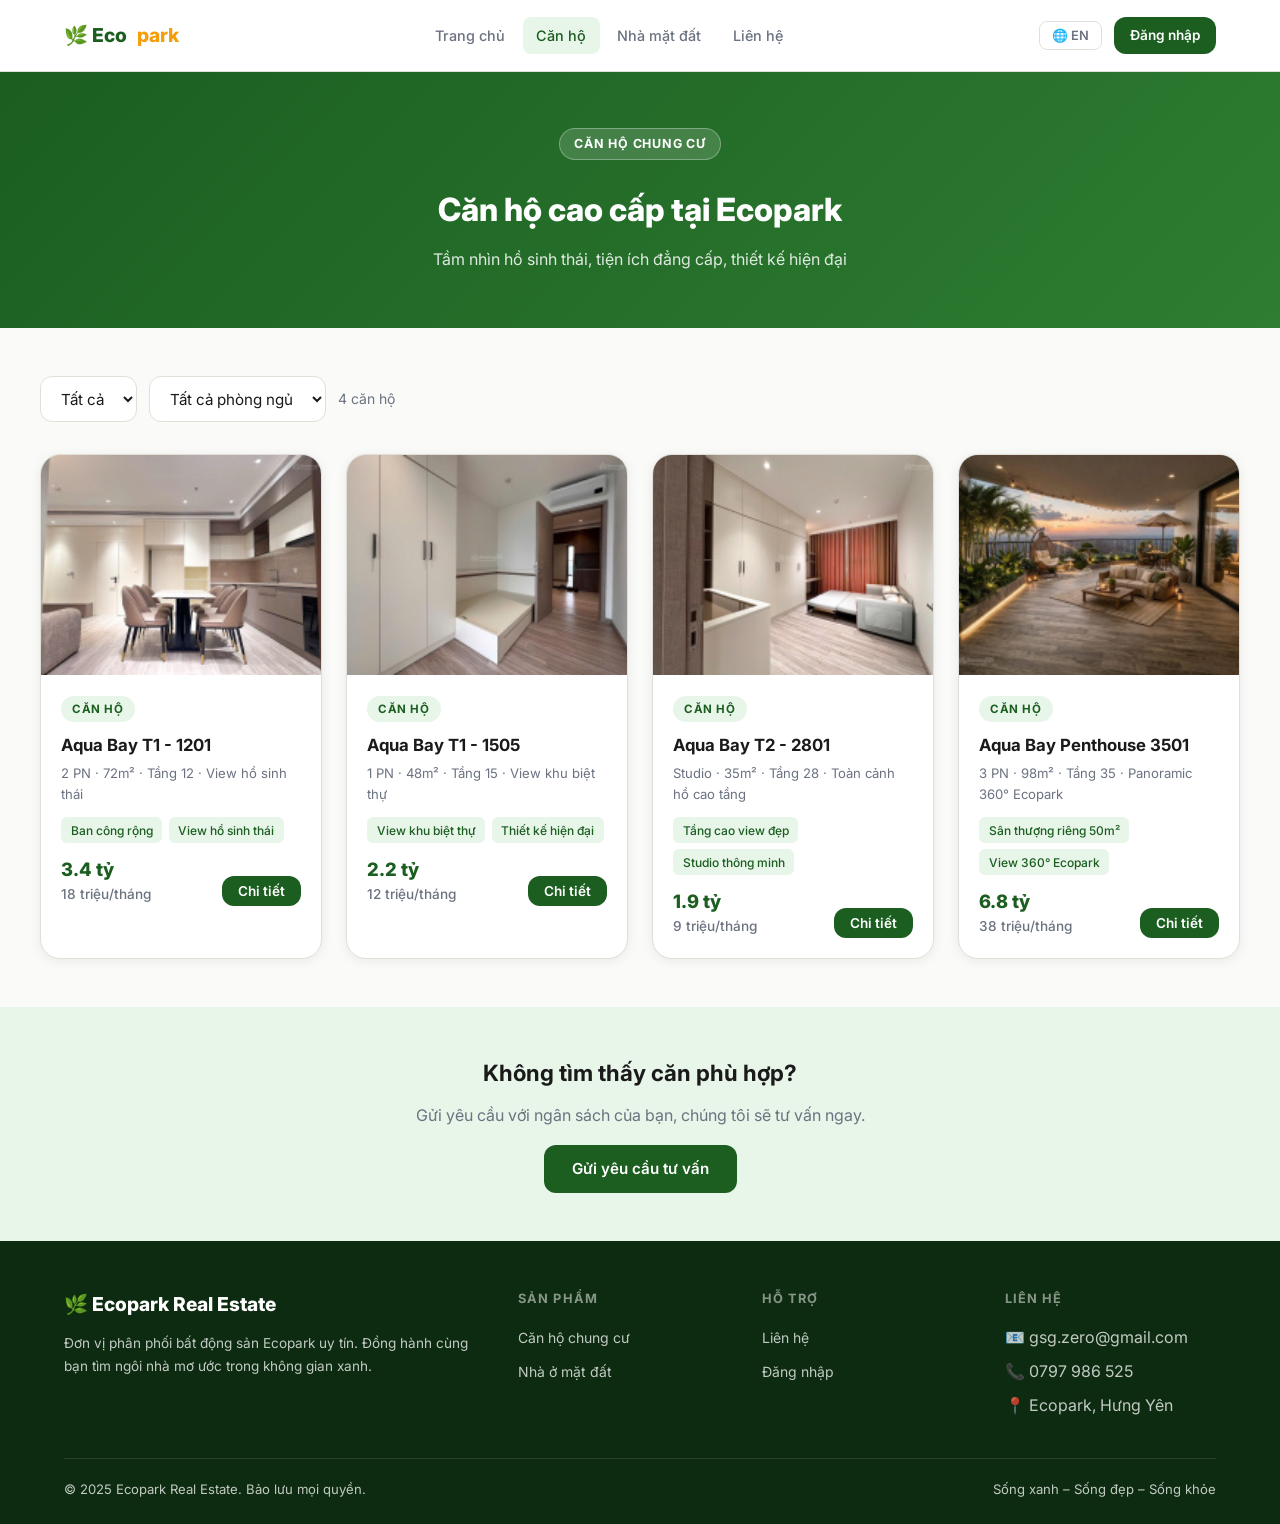
<file: can-ho.html>
<!DOCTYPE html>
<html lang="vi">
<head>
  <meta charset="UTF-8" />
  <meta name="viewport" content="width=device-width, initial-scale=1.0" />
  <title>Ecopark – Căn hộ chung cư</title>
  <link rel="preconnect" href="https://fonts.googleapis.com" />
  <link href="https://fonts.googleapis.com/css2?family=Inter:wght@400;500;600;700;800&display=swap" rel="stylesheet" />
  <link rel="stylesheet" href="/css/style.css" />
</head>
<body>
  <nav id="nav"></nav>
  <div class="page">
    <!-- PAGE HERO -->
    <div style="background:linear-gradient(135deg,#1B5E20,#2E7D32);padding:3.5rem 0;color:#fff;text-align:center">
      <div class="container">
        <div class="section-tag" style="background:rgba(255,255,255,.15);color:#fff;border:1px solid rgba(255,255,255,.3)" data-vi="Căn hộ chung cư" data-en="Apartments">Căn hộ chung cư</div>
        <h1 style="font-size:2rem;font-weight:800;margin:.75rem 0" data-vi="Căn hộ cao cấp tại Ecopark" data-en="Premium Apartments at Ecopark">Căn hộ cao cấp tại Ecopark</h1>
        <p style="opacity:.85" data-vi="Tầm nhìn hồ sinh thái, tiện ích đẳng cấp, thiết kế hiện đại" data-en="Eco-lake views, world-class amenities, modern design">Tầm nhìn hồ sinh thái, tiện ích đẳng cấp, thiết kế hiện đại</p>
      </div>
    </div>

    <div class="container section-sm">
      <!-- FILTER -->
      <div style="display:flex;gap:.75rem;flex-wrap:wrap;margin-bottom:2rem;align-items:center">
        <select class="form-control" style="width:auto" id="filter-type">
          <option value="all" data-vi="Tất cả" data-en="All">Tất cả</option>
          <option value="buy" data-vi="Mua" data-en="Buy">Mua</option>
          <option value="rent" data-vi="Thuê" data-en="Rent">Thuê</option>
        </select>
        <select class="form-control" style="width:auto" id="filter-bed">
          <option value="all" data-vi="Tất cả phòng ngủ" data-en="All bedrooms">Tất cả phòng ngủ</option>
          <option value="0" data-vi="Studio" data-en="Studio">Studio</option>
          <option value="1" data-vi="1 phòng ngủ" data-en="1 bedroom">1 phòng ngủ</option>
          <option value="2" data-vi="2 phòng ngủ" data-en="2 bedrooms">2 phòng ngủ</option>
          <option value="3" data-vi="3+ phòng ngủ" data-en="3+ bedrooms">3+ phòng ngủ</option>
        </select>
        <span id="result-count" class="text-muted text-sm"></span>
      </div>

      <div class="grid-4" id="apartments-grid"></div>
    </div>

    <!-- CTA -->
    <div style="background:var(--primary-pale);padding:3rem 0;text-align:center">
      <div class="container">
        <h2 style="font-size:1.4rem;font-weight:700;margin-bottom:.75rem" data-vi="Không tìm thấy căn phù hợp?" data-en="Can't find the right unit?">Không tìm thấy căn phù hợp?</h2>
        <p class="text-muted mb-2" data-vi="Gửi yêu cầu với ngân sách của bạn, chúng tôi sẽ tư vấn ngay." data-en="Send your budget requirements and we'll advise you right away.">Gửi yêu cầu với ngân sách của bạn, chúng tôi sẽ tư vấn ngay.</p>
        <a href="/request.html" class="btn-primary" data-vi="Gửi yêu cầu tư vấn" data-en="Send Inquiry">Gửi yêu cầu tư vấn</a>
      </div>
    </div>
  </div>

  <!-- MODAL -->
  <div id="modal-overlay" class="modal-overlay" style="display:none">
    <div class="modal-box">
      <div class="modal-header">
        <h3 id="modal-name" style="font-weight:700"></h3>
        <button class="modal-close" id="modal-close">✕</button>
      </div>
      <img id="modal-img" class="modal-img" alt="" />
      <div class="modal-body">
        <div id="modal-body-content"></div>
        <a href="/request.html" class="btn-primary" style="width:100%;text-align:center;margin-top:1.25rem;display:block" data-vi="📋 Gửi yêu cầu đặt cọc" data-en="📋 Send Deposit Request">📋 Gửi yêu cầu đặt cọc</a>
      </div>
    </div>
  </div>

  <footer id="footer"></footer>
  <script src="/js/supabase.min.js"></script>
  <script src="/js/config.js"></script>
  <script src="/js/page-can-ho.js"></script>
</body>
</html>
</file>
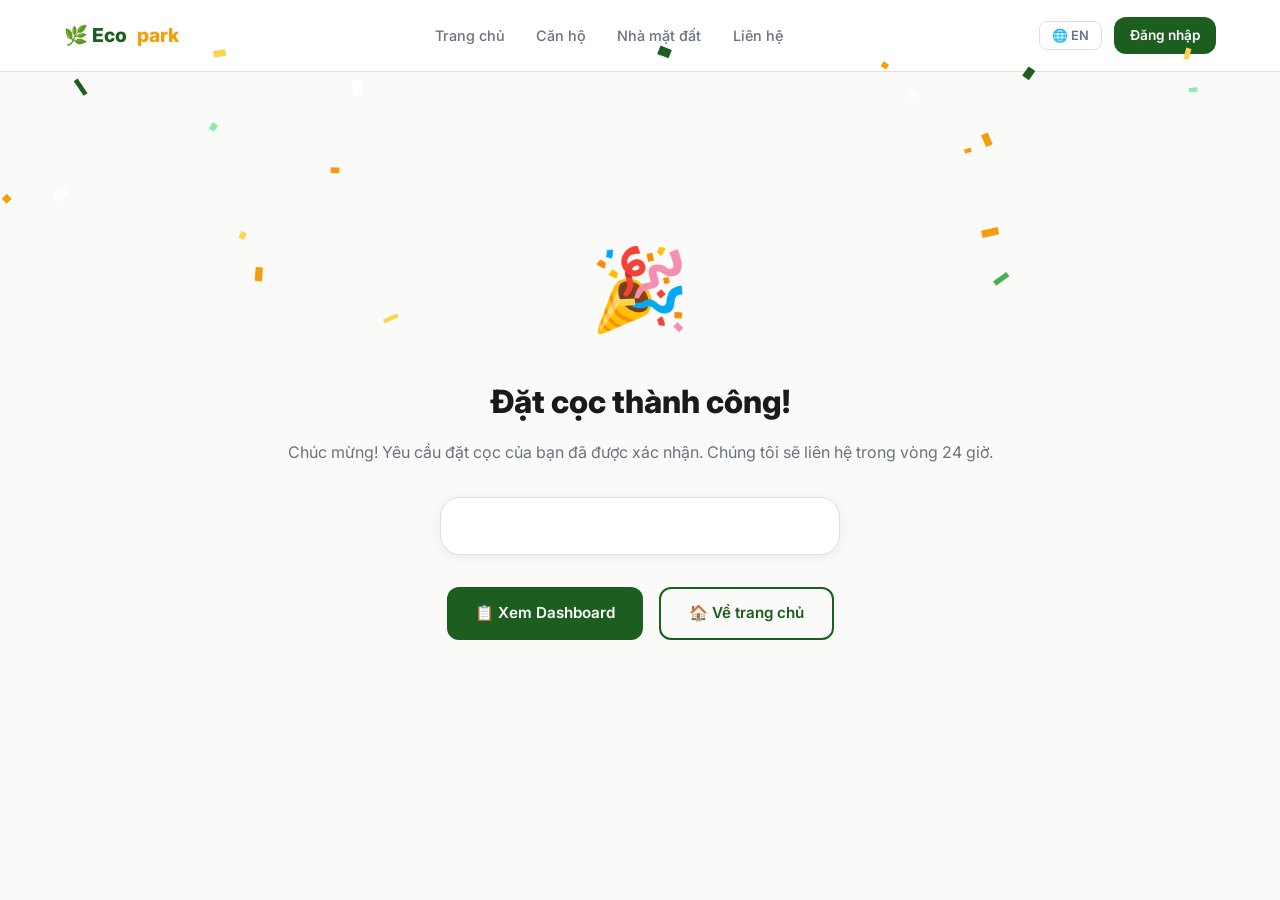
<file: success.html>
<!DOCTYPE html>
<html lang="vi">
<head>
  <meta charset="UTF-8" />
  <meta name="viewport" content="width=device-width, initial-scale=1.0" />
  <title>Ecopark – Thanh toán thành công!</title>
  <link rel="preconnect" href="https://fonts.googleapis.com" />
  <link href="https://fonts.googleapis.com/css2?family=Inter:wght@400;500;600;700;800&display=swap" rel="stylesheet" />
  <link rel="stylesheet" href="/css/style.css" />
</head>
<body>
  <canvas id="confetti"></canvas>
  <nav id="nav"></nav>
  <div class="page">
    <div class="success-page">
      <div>
        <div class="success-icon">🎉</div>
        <h1 style="font-size:2rem;font-weight:800;margin-bottom:.75rem" data-vi="Đặt cọc thành công!" data-en="Deposit Successful!">Đặt cọc thành công!</h1>
        <p class="text-muted mb-4" data-vi="Chúc mừng! Yêu cầu đặt cọc của bạn đã được xác nhận. Chúng tôi sẽ liên hệ trong vòng 24 giờ." data-en="Congratulations! Your deposit request has been confirmed. We will contact you within 24 hours.">Chúc mừng! Yêu cầu đặt cọc của bạn đã được xác nhận. Chúng tôi sẽ liên hệ trong vòng 24 giờ.</p>
        <div class="card" style="max-width:400px;margin:0 auto 2rem;text-align:left" id="receipt-box"></div>
        <div style="display:flex;gap:1rem;justify-content:center;flex-wrap:wrap">
          <a href="/dashboard.html" class="btn-primary" data-vi="📋 Xem Dashboard" data-en="📋 View Dashboard">📋 Xem Dashboard</a>
          <a href="/index.html" class="btn-outline" data-vi="🏠 Về trang chủ" data-en="🏠 Back to Home">🏠 Về trang chủ</a>
        </div>
      </div>
    </div>
  </div>
  <script src="/js/supabase.min.js"></script>
  <script src="/js/config.js"></script>
  <script src="/js/page-success.js"></script>
</body>
</html>
</file>
<file: css/style.css>
/* ===== ECOPARK – Global Styles ===== */
:root {
  --primary:       #1B5E20;
  --primary-light: #2E7D32;
  --primary-pale:  #E8F5E9;
  --accent:        #F59E0B;
  --accent-light:  #FEF3C7;
  --bg:            #FAFAF8;
  --card:          #FFFFFF;
  --border:        #E0E0D8;
  --text:          #1A1A1A;
  --muted:         #6B7280;
  --success:       #16A34A;
  --error:         #DC2626;
  --radius:        12px;
  --radius-lg:     20px;
  --shadow:        0 2px 12px rgba(0,0,0,.07);
  --shadow-lg:     0 8px 32px rgba(0,0,0,.12);
  --transition:    .2s ease;
}

*, *::before, *::after { box-sizing: border-box; margin: 0; padding: 0; }

html { scroll-behavior: smooth; }

body {
  font-family: 'Inter', sans-serif;
  background: var(--bg);
  color: var(--text);
  line-height: 1.6;
  min-height: 100vh;
  display: flex;
  flex-direction: column;
}

a { color: inherit; text-decoration: none; }
img { max-width: 100%; display: block; }
button { cursor: pointer; font-family: inherit; }

/* ===== LAYOUT ===== */
.container { max-width: 1200px; margin: 0 auto; padding: 0 1.5rem; }
.page { flex: 1; padding-top: 72px; }
.section { padding: 5rem 0; }
.section-sm { padding: 3rem 0; }
.mb-2 { margin-bottom: 1rem; }
.mb-4 { margin-bottom: 2rem; }
.mt-2 { margin-top: 1rem; }
.mt-4 { margin-top: 2rem; }
.text-center { text-align: center; }
.text-muted { color: var(--muted); }
.text-sm { font-size: .875rem; }
.flex { display: flex; }
.gap-2 { gap: 1rem; }
.grid-2 { display: grid; grid-template-columns: 1fr 1fr; gap: 1.25rem; }
.grid-3 { display: grid; grid-template-columns: repeat(3, 1fr); gap: 1.5rem; }
.grid-4 { display: grid; grid-template-columns: repeat(4, 1fr); gap: 1.5rem; }
@media(max-width: 900px) { .grid-3 { grid-template-columns: 1fr 1fr; } .grid-4 { grid-template-columns: 1fr 1fr; } }
@media(max-width: 600px) { .grid-2, .grid-3, .grid-4 { grid-template-columns: 1fr; } }

/* ===== NAV ===== */
nav {
  position: fixed; top: 0; left: 0; right: 0; z-index: 100;
  background: rgba(255,255,255,.96);
  backdrop-filter: blur(10px);
  border-bottom: 1px solid var(--border);
  height: 72px;
}
.nav-inner {
  max-width: 1200px; margin: 0 auto; padding: 0 1.5rem;
  height: 100%; display: flex; align-items: center; justify-content: space-between;
}
.nav-brand {
  display: flex; align-items: center; gap: .6rem;
  font-size: 1.2rem; font-weight: 800; color: var(--primary);
}
.nav-brand span { color: var(--accent); }
.nav-links { display: flex; align-items: center; gap: .25rem; }
.nav-links a {
  padding: .45rem .85rem; border-radius: 8px; font-size: .9rem; font-weight: 500;
  color: var(--muted); transition: var(--transition);
}
.nav-links a:hover, .nav-links a.active { color: var(--primary); background: var(--primary-pale); }
.nav-actions { display: flex; align-items: center; gap: .75rem; }
.nav-lang {
  display: flex; align-items: center; gap: .25rem; padding: .35rem .75rem;
  border: 1.5px solid var(--border); border-radius: 8px;
  font-size: .8rem; font-weight: 600; cursor: pointer; background: none;
  color: var(--muted); transition: var(--transition);
}
.nav-lang:hover { border-color: var(--primary); color: var(--primary); }
.nav-currency {
  display: flex; align-items: center; gap: .25rem; padding: .35rem .75rem;
  border: 1.5px solid var(--accent); border-radius: 8px;
  font-size: .8rem; font-weight: 600; cursor: pointer; background: var(--accent-light);
  color: var(--accent); transition: var(--transition);
}
.nav-menu-btn { display: none; background: none; border: none; font-size: 1.5rem; color: var(--text); }
@media(max-width: 768px) {
  .nav-links { display: none; flex-direction: column; position: absolute; top: 72px; left: 0; right: 0; background: #fff; border-bottom: 1px solid var(--border); padding: 1rem 1.5rem; }
  nav.open .nav-links { display: flex; }
  .nav-menu-btn { display: block; }
}

/* ===== HERO ===== */
.hero {
  position: relative; min-height: 92vh;
  display: flex; align-items: center; justify-content: center;
  overflow: hidden; text-align: center;
}
.hero-bg {
  position: absolute; inset: 0;
  background-image: url('https://images.unsplash.com/photo-1506905925346-21bda4d32df4?w=1600&q=80');
  background-size: cover; background-position: center;
}
.hero-overlay { position: absolute; inset: 0; background: linear-gradient(160deg, rgba(27,94,32,.82) 0%, rgba(0,0,0,.55) 100%); }
.hero-content { position: relative; z-index: 1; color: #fff; max-width: 760px; padding: 0 1.5rem; }
.hero-tag {
  display: inline-block; padding: .35rem 1rem;
  background: rgba(245,158,11,.2); border: 1px solid rgba(245,158,11,.4);
  border-radius: 999px; font-size: .8rem; font-weight: 600; color: #FCD34D;
  letter-spacing: .06em; text-transform: uppercase; margin-bottom: 1.5rem;
}
.hero-title { font-size: clamp(2.2rem, 5vw, 3.8rem); font-weight: 800; line-height: 1.15; margin-bottom: 1.25rem; }
.hero-title span { color: #86EFAC; }
.hero-sub { font-size: 1.1rem; opacity: .9; margin-bottom: 2.5rem; max-width: 520px; margin-left: auto; margin-right: auto; }
.hero-actions { display: flex; gap: 1rem; justify-content: center; flex-wrap: wrap; }
.hero-stats {
  position: absolute; bottom: 2rem; left: 50%; transform: translateX(-50%);
  display: flex; gap: 2.5rem; background: rgba(255,255,255,.12);
  backdrop-filter: blur(12px); padding: 1rem 2.5rem;
  border-radius: var(--radius-lg); border: 1px solid rgba(255,255,255,.18);
  color: #fff;
}
.hero-stat-num { font-size: 1.6rem; font-weight: 800; color: #86EFAC; }
.hero-stat-label { font-size: .78rem; opacity: .8; }

/* ===== BUTTONS ===== */
.btn-primary {
  display: inline-flex; align-items: center; gap: .5rem;
  padding: .75rem 1.75rem; border-radius: var(--radius);
  background: var(--primary); color: #fff; font-weight: 600; font-size: .95rem;
  border: none; transition: var(--transition);
}
.btn-primary:hover { background: var(--primary-light); transform: translateY(-1px); box-shadow: 0 4px 16px rgba(27,94,32,.3); }
.btn-accent {
  display: inline-flex; align-items: center; gap: .5rem;
  padding: .75rem 1.75rem; border-radius: var(--radius);
  background: var(--accent); color: #fff; font-weight: 600; font-size: .95rem;
  border: none; transition: var(--transition);
}
.btn-accent:hover { background: #D97706; transform: translateY(-1px); }
.btn-outline {
  display: inline-flex; align-items: center; gap: .5rem;
  padding: .75rem 1.75rem; border-radius: var(--radius);
  background: transparent; color: var(--primary); font-weight: 600; font-size: .95rem;
  border: 2px solid var(--primary); transition: var(--transition);
}
.btn-outline:hover { background: var(--primary-pale); }
.btn-outline-white {
  display: inline-flex; align-items: center; gap: .5rem;
  padding: .75rem 1.75rem; border-radius: var(--radius);
  background: rgba(255,255,255,.15); color: #fff; font-weight: 600; font-size: .95rem;
  border: 2px solid rgba(255,255,255,.5); transition: var(--transition); backdrop-filter: blur(4px);
}
.btn-outline-white:hover { background: rgba(255,255,255,.25); }
.btn-sm { padding: .45rem 1rem; font-size: .85rem; }

/* ===== SECTION HEADERS ===== */
.section-tag {
  display: inline-block; padding: .3rem .9rem;
  background: var(--primary-pale); color: var(--primary);
  border-radius: 999px; font-size: .78rem; font-weight: 700;
  letter-spacing: .06em; text-transform: uppercase; margin-bottom: .75rem;
}
.section-title { font-size: clamp(1.6rem, 3vw, 2.4rem); font-weight: 800; line-height: 1.2; margin-bottom: .75rem; }
.section-sub { color: var(--muted); font-size: 1rem; max-width: 560px; margin: 0 auto; }

/* ===== CARDS ===== */
.card {
  background: var(--card); border: 1px solid var(--border);
  border-radius: var(--radius-lg); padding: 1.75rem;
  box-shadow: var(--shadow);
}
.property-card {
  background: var(--card); border: 1px solid var(--border);
  border-radius: var(--radius-lg); overflow: hidden;
  box-shadow: var(--shadow); transition: var(--transition);
}
.property-card:hover { transform: translateY(-4px); box-shadow: var(--shadow-lg); }
.property-img {
  width: 100%; height: 220px; object-fit: cover;
  background: #111; display: block;
}
.placeholder-img {
  width: 100%; height: 220px; background: #111; color: #fff;
  display: flex; align-items: center; justify-content: center;
  text-align: center; font-size: .82rem; padding: 1rem;
  border-bottom: 1px dashed #333;
}
.property-body { padding: 1.25rem; }
.property-type-badge {
  display: inline-block; padding: .25rem .7rem;
  background: var(--primary-pale); color: var(--primary);
  border-radius: 999px; font-size: .72rem; font-weight: 700;
  text-transform: uppercase; letter-spacing: .05em; margin-bottom: .6rem;
}
.property-name { font-size: 1.05rem; font-weight: 700; margin-bottom: .3rem; }
.property-meta { font-size: .82rem; color: var(--muted); margin-bottom: .75rem; }
.property-price { font-size: 1.15rem; font-weight: 800; color: var(--primary); }
.property-price-rent { font-size: .85rem; color: var(--muted); font-weight: 500; }
.property-features { display: flex; flex-wrap: wrap; gap: .4rem; margin: .75rem 0; }
.feature-tag {
  padding: .2rem .6rem; background: var(--primary-pale);
  color: var(--primary); border-radius: 6px; font-size: .75rem; font-weight: 500;
}

/* ===== FORM ===== */
.form-group { margin-bottom: 1.25rem; }
.form-group label { display: block; font-size: .875rem; font-weight: 600; margin-bottom: .4rem; }
.form-control {
  width: 100%; padding: .7rem 1rem;
  border: 1.5px solid var(--border); border-radius: var(--radius);
  font-family: inherit; font-size: .95rem; background: var(--card); color: var(--text);
  transition: var(--transition); outline: none;
}
.form-control:focus { border-color: var(--primary); box-shadow: 0 0 0 3px rgba(27,94,32,.1); }
textarea.form-control { resize: vertical; min-height: 120px; }
.radio-group { display: flex; gap: 1rem; flex-wrap: wrap; }
.radio-option {
  flex: 1; min-width: 120px; padding: .85rem 1rem;
  border: 2px solid var(--border); border-radius: var(--radius);
  cursor: pointer; transition: var(--transition); text-align: center;
  font-weight: 600; font-size: .9rem;
}
.radio-option:hover { border-color: var(--primary); }
.radio-option.selected { border-color: var(--primary); background: var(--primary-pale); color: var(--primary); }
.range-wrap { padding: .5rem 0; }
input[type=range] { width: 100%; accent-color: var(--primary); }
.range-display { font-size: 1.1rem; font-weight: 800; color: var(--primary); text-align: center; margin-top: .5rem; }

/* ===== ALERTS ===== */
.alert { padding: .85rem 1.1rem; border-radius: var(--radius); font-size: .9rem; margin-bottom: 1rem; }
.alert-error { background: #FEF2F2; color: var(--error); border: 1px solid #FECACA; }
.alert-success { background: #F0FDF4; color: var(--success); border: 1px solid #BBF7D0; }
.alert-info { background: var(--primary-pale); color: var(--primary); border: 1px solid #A7D7A9; }

/* ===== SPINNER ===== */
.spinner {
  width: 40px; height: 40px; border: 3px solid var(--border);
  border-top-color: var(--primary); border-radius: 50%;
  animation: spin .7s linear infinite; margin: 2rem auto;
}
@keyframes spin { to { transform: rotate(360deg); } }

/* ===== QUOTE PAGE ===== */
.quote-header {
  background: linear-gradient(135deg, var(--primary), var(--primary-light));
  border-radius: var(--radius-lg); padding: 2rem; margin-bottom: 1.5rem; color: #fff;
}
.quote-header h2 { font-size: 1.5rem; font-weight: 700; }
.quote-header .meta { opacity: .85; font-size: .9rem; margin-top: .5rem; }
.section-label { font-size: .72rem; font-weight: 700; text-transform: uppercase; letter-spacing: .08em; color: var(--muted); margin-bottom: .75rem; }
.deposit-box {
  background: linear-gradient(135deg, var(--accent-light), #FFF8E1);
  border: 2px solid var(--accent); border-radius: var(--radius-lg);
  padding: 1.5rem; text-align: center; margin: 1.5rem 0;
}
.deposit-amount { font-size: 2rem; font-weight: 900; color: var(--accent); }
.sign-area canvas {
  width: 100%; height: 160px; border: 2px solid var(--border);
  border-radius: var(--radius); background: #fff; touch-action: none; cursor: crosshair;
}
.sign-controls { display: flex; gap: .75rem; margin-top: .75rem; flex-wrap: wrap; }

/* ===== SUCCESS ===== */
.success-page {
  min-height: 80vh; display: flex; align-items: center; justify-content: center;
  text-align: center; padding: 2rem;
}
.success-icon { font-size: 5rem; margin-bottom: 1.5rem; animation: bounce 1s ease 3; }
@keyframes bounce { 0%,100%{transform:translateY(0)} 50%{transform:translateY(-20px)} }
canvas#confetti { position: fixed; inset: 0; pointer-events: none; z-index: 999; }

/* ===== AUTH ===== */
.auth-wrap {
  min-height: 100vh; display: grid;
  grid-template-columns: 1fr 1fr;
}
.auth-left {
  background: linear-gradient(160deg, var(--primary) 0%, #0A3A12 100%);
  display: flex; flex-direction: column; align-items: center; justify-content: center;
  padding: 3rem; color: #fff; text-align: center;
}
.auth-left h1 { font-size: 2rem; font-weight: 800; margin-bottom: 1rem; }
.auth-left p { opacity: .85; line-height: 1.7; }
.auth-right { display: flex; align-items: center; justify-content: center; padding: 3rem 2rem; }
.auth-box { width: 100%; max-width: 400px; }
.auth-tabs { display: flex; margin-bottom: 2rem; border-bottom: 2px solid var(--border); }
.auth-tab {
  flex: 1; padding: .75rem; text-align: center;
  font-weight: 600; cursor: pointer; color: var(--muted);
  border-bottom: 2px solid transparent; margin-bottom: -2px; transition: var(--transition);
}
.auth-tab.active { color: var(--primary); border-bottom-color: var(--primary); }
@media(max-width: 700px) { .auth-wrap { grid-template-columns: 1fr; } .auth-left { display: none; } }

/* ===== DASHBOARD ===== */
.dash-stats { display: grid; grid-template-columns: repeat(4, 1fr); gap: 1rem; margin-bottom: 2rem; }
@media(max-width: 900px) { .dash-stats { grid-template-columns: 1fr 1fr; } }
@media(max-width: 480px) { .dash-stats { grid-template-columns: 1fr; } }
.stat-card {
  background: var(--card); border: 1px solid var(--border);
  border-radius: var(--radius-lg); padding: 1.25rem;
  display: flex; flex-direction: column; gap: .25rem;
}
.stat-icon { font-size: 1.5rem; margin-bottom: .25rem; }
.stat-val { font-size: 1.6rem; font-weight: 800; }
.stat-label { font-size: .8rem; color: var(--muted); }
.status-badge {
  display: inline-block; padding: .25rem .7rem;
  border-radius: 999px; font-size: .75rem; font-weight: 700;
}
.status-pending { background: #FEF3C7; color: #B45309; }
.status-quoted { background: #DBEAFE; color: #1D4ED8; }
.status-signed { background: #F3E8FF; color: #7C3AED; }
.status-paid { background: #DCFCE7; color: #15803D; }

/* ===== ABOUT ===== */
.about-grid { display: grid; grid-template-columns: 1fr 1fr; gap: 4rem; align-items: center; }
@media(max-width: 768px) { .about-grid { grid-template-columns: 1fr; gap: 2rem; } }
.about-img-wrap { position: relative; border-radius: var(--radius-lg); overflow: hidden; }
.about-img-wrap img { width: 100%; height: 400px; object-fit: cover; }
.about-badge {
  position: absolute; bottom: 1.5rem; left: 1.5rem;
  background: var(--primary); color: #fff;
  padding: .75rem 1.25rem; border-radius: var(--radius); font-weight: 700;
}
.feature-list { list-style: none; display: flex; flex-direction: column; gap: .75rem; margin-top: 1.5rem; }
.feature-list li { display: flex; align-items: flex-start; gap: .75rem; }
.feature-list li::before { content: '✓'; background: var(--primary); color: #fff; width: 22px; height: 22px; border-radius: 50%; display: flex; align-items: center; justify-content: center; font-size: .7rem; font-weight: 900; flex-shrink: 0; margin-top: 2px; }

/* ===== TESTIMONIALS ===== */
.testimonial-card {
  background: var(--card); border: 1px solid var(--border);
  border-radius: var(--radius-lg); padding: 1.75rem;
  box-shadow: var(--shadow);
}
.testimonial-stars { color: var(--accent); font-size: 1.1rem; margin-bottom: .75rem; }
.testimonial-text { font-size: .95rem; line-height: 1.7; color: var(--muted); margin-bottom: 1rem; font-style: italic; }
.testimonial-author { display: flex; align-items: center; gap: .75rem; }
.testimonial-avatar { width: 44px; height: 44px; border-radius: 50%; object-fit: cover; background: var(--primary-pale); }
.testimonial-name { font-weight: 700; font-size: .9rem; }
.testimonial-role { font-size: .78rem; color: var(--muted); }

/* ===== CONTACT ===== */
.contact-wrap { display: grid; grid-template-columns: 1fr 1.5fr; gap: 3rem; align-items: start; }
@media(max-width: 768px) { .contact-wrap { grid-template-columns: 1fr; } }
.info-item { display: flex; gap: 1rem; align-items: flex-start; margin-bottom: 1.5rem; }
.info-icon { font-size: 1.3rem; width: 44px; height: 44px; background: var(--primary-pale); border-radius: 10px; display: flex; align-items: center; justify-content: center; flex-shrink: 0; }
.info-label { font-size: .78rem; color: var(--muted); margin-bottom: .15rem; }
.info-val { font-weight: 600; }

/* ===== FOOTER ===== */
footer {
  background: #0D2B10; color: rgba(255,255,255,.75);
  padding: 3rem 0 1.5rem;
}
.footer-grid { display: grid; grid-template-columns: 2fr 1fr 1fr 1fr; gap: 2rem; margin-bottom: 2.5rem; }
@media(max-width: 768px) { .footer-grid { grid-template-columns: 1fr 1fr; } }
@media(max-width: 480px) { .footer-grid { grid-template-columns: 1fr; } }
.footer-brand { font-size: 1.2rem; font-weight: 800; color: #fff; margin-bottom: .75rem; }
.footer-desc { font-size: .85rem; line-height: 1.7; }
.footer-heading { font-size: .8rem; font-weight: 700; text-transform: uppercase; letter-spacing: .08em; color: rgba(255,255,255,.5); margin-bottom: 1rem; }
.footer-links { list-style: none; display: flex; flex-direction: column; gap: .5rem; }
.footer-links a { font-size: .875rem; transition: var(--transition); }
.footer-links a:hover { color: #86EFAC; }
.footer-bottom { border-top: 1px solid rgba(255,255,255,.1); padding-top: 1.25rem; display: flex; justify-content: space-between; align-items: center; flex-wrap: wrap; gap: .5rem; font-size: .82rem; }
.divider { border: none; border-top: 1px solid var(--border); margin: 1.5rem 0; }

/* ===== CURRENCY BADGE ===== */
.currency-note { font-size: .72rem; color: var(--accent); font-weight: 600; margin-top: .15rem; }

/* ===== PROPERTY DETAIL MODAL ===== */
.modal-overlay { position: fixed; inset: 0; background: rgba(0,0,0,.6); z-index: 200; display: flex; align-items: center; justify-content: center; padding: 1rem; }
.modal-box { background: var(--card); border-radius: var(--radius-lg); max-width: 640px; width: 100%; max-height: 90vh; overflow-y: auto; }
.modal-header { padding: 1.5rem 1.75rem 0; display: flex; justify-content: space-between; align-items: center; }
.modal-close { background: none; border: none; font-size: 1.5rem; color: var(--muted); cursor: pointer; }
.modal-img { width: 100%; height: 260px; object-fit: cover; }
.modal-body { padding: 1.5rem 1.75rem 2rem; }
</file>
